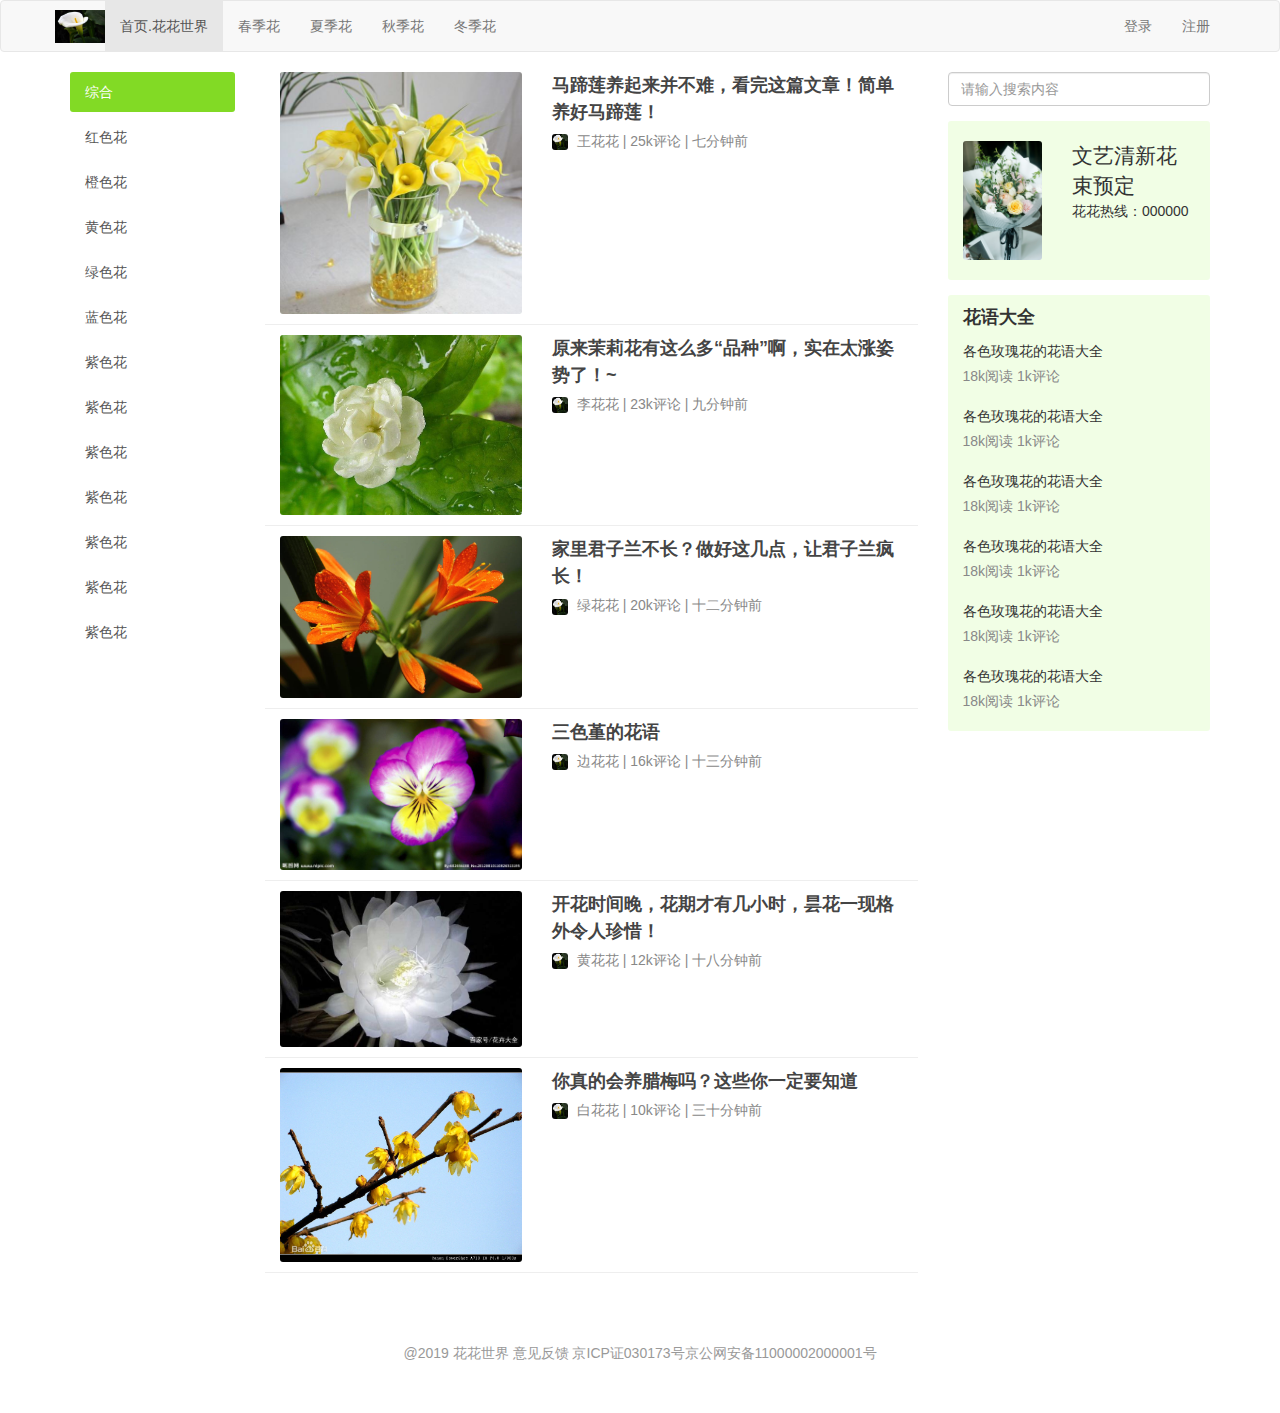
<file: index.html>
<!DOCTYPE html>
<html lang="en">

<head>
    <meta charset="UTF-8">
    <title>Document</title>
    <link rel="stylesheet" href="css/bootstrap-3.3.7.css">
    <link rel="stylesheet" href="css/main.css">
</head>

<body>
    <div class="navbar navbar-default">
        <div class="container">
            <div class="navbar-header">
                <a href="index.html" class="navbar-brand"></a>
            </div>
            <ul class="nav navbar-nav">
                <li class="active"><a href="index.html">首页.花花世界</a></li>
                <li><a href="#">春季花</a></li>
                <li><a href="#">夏季花</a></li>
                <li><a href="#">秋季花</a></li>
                <li><a href="#">冬季花</a></li>
            </ul>
            <ul class="nav navbar-nav navbar-right">
                <li><a href="login.html">登录</a></li>
                <li><a href="signup.html">注册</a></li>
            </ul>
        </div>
    </div>
    <div class="container">
        <div class="row">
            <div class="col-sm-2">
                <div class="list-group side-bar">
                    <a href="#" class="list-group-item active">综合</a>
                    <a href="#" class="list-group-item">红色花</a>
                    <a href="#" class="list-group-item">橙色花</a>
                    <a href="#" class="list-group-item">黄色花</a>
                    <a href="#" class="list-group-item">绿色花</a>
                    <a href="#" class="list-group-item">蓝色花</a>
                    <a href="#" class="list-group-item">紫色花</a>
                    <a href="#" class="list-group-item">紫色花</a>
                    <a href="#" class="list-group-item">紫色花</a>
                    <a href="#" class="list-group-item">紫色花</a>
                    <a href="#" class="list-group-item">紫色花</a>
                    <a href="#" class="list-group-item">紫色花</a>
                    <a href="#" class="list-group-item">紫色花</a>

                </div>
            </div>
            <div class="col-sm-7">
                <div class="flowers-list">
                    <div class="flowers-list-item clearfix">

                        <div class="col-xs-5">
                            <img src="image/flower01.jpg" alt="马蹄莲">
                        </div>
                        <div class="col-xs-7">
                            <a href="flower01.html" class="title">
                                马蹄莲养起来并不难，看完这篇文章！简单养好马蹄莲！
                            </a>
                            <div class="info">
                                <span>
                                    <span class="avatar">
                                        <img src="image/logo.jpg" alt="header">
                                    </span>
                                    王花花</span> |
                                <span>25k评论</span> |
                                <span>七分钟前</span>
                            </div>
                        </div>

                    </div>

                    <div class="flowers-list-item clearfix">

                            <div class="col-xs-5">
                                <img src="image/flower02.jpg" alt="茉莉花">
                            </div>
                            <div class="col-xs-7">
                                <a href="#" class="title">
                                        原来茉莉花有这么多“品种”啊，实在太涨姿势了！~
                                </a>
                                <div class="info">
                                    <span>
                                        <span class="avatar">
                                            <img src="image/logo.jpg" alt="header">
                                        </span>
                                        李花花</span> |
                                    <span>23k评论</span> |
                                    <span>九分钟前</span>
                                </div>
                            </div>
    
                        </div>

                        <div class="flowers-list-item clearfix">

                                <div class="col-xs-5">
                                    <img src="image/flower03.jpg" alt="君子兰">
                                </div>
                                <div class="col-xs-7">
                                    <a href="#" class="title">
                                            家里君子兰不长？做好这几点，让君子兰疯长！
                                    </a>
                                    <div class="info">
                                        <span>
                                            <span class="avatar">
                                                <img src="image/logo.jpg" alt="header">
                                            </span>
                                            绿花花</span> |
                                        <span>20k评论</span> |
                                        <span>十二分钟前</span>
                                    </div>
                                </div>
        
                            </div>

                            <div class="flowers-list-item clearfix">

                                    <div class="col-xs-5">
                                        <img src="image/flower04.jpg" alt="三色堇">
                                    </div>
                                    <div class="col-xs-7">
                                        <a href="#" class="title">
                                                三色堇的花语
                                        </a>
                                        <div class="info">
                                            <span>
                                                <span class="avatar">
                                                    <img src="image/logo.jpg" alt="header">
                                                </span>
                                                边花花</span> |
                                            <span>16k评论</span> |
                                            <span>十三分钟前</span>
                                        </div>
                                    </div>
            
                                </div>

                                <div class="flowers-list-item clearfix">

                                        <div class="col-xs-5">
                                            <img src="image/flower05.jpg" alt="昙花">
                                        </div>
                                        <div class="col-xs-7">
                                            <a href="#" class="title">
                                                    开花时间晚，花期才有几小时，昙花一现格外令人珍惜！
                                            </a>
                                            <div class="info">
                                                <span>
                                                    <span class="avatar">
                                                        <img src="image/logo.jpg" alt="header">
                                                    </span>
                                                    黄花花</span> |
                                                <span>12k评论</span> |
                                                <span>十八分钟前</span>
                                            </div>
                                        </div>
                
                                    </div>

                                    <div class="flowers-list-item clearfix">

                                            <div class="col-xs-5">
                                                <img src="image/flower06.jpg" alt="腊梅">
                                            </div>
                                            <div class="col-xs-7">
                                                <a href="#" class="title">
                                                        你真的会养腊梅吗？这些你一定要知道
                                                </a>
                                                <div class="info">
                                                    <span>
                                                        <span class="avatar">
                                                            <img src="image/logo.jpg" alt="header">
                                                        </span>
                                                        白花花</span> |
                                                    <span>10k评论</span> |
                                                    <span>三十分钟前</span>
                                                </div>
                                            </div>
                    
                                        </div>

                   
                </div>
            </div>
            <div class="col-sm-3">
                <div class="search-bar">
                    <input type="search" placeholder="请输入搜索内容" class="form-control">
                </div>
                <div class="side-bar-card flag clearfix">
                    <div class="col-xs-5">
                        <img src="image/flowerAll.jpg" alt="花束预定">
                    </div>
                    <div class="col-xs-7">
                        <div class="text-lg">文艺清新花束预定</div>
                        <div>花花热线：000000</div>
                    </div>
                </div>

                <div class="side-bar-card">
                    <div class="card-title">
                        花语大全
                    </div>
                    <div class="card-body">
                        <div class="list">
                            <div class="item">
                                   <div class="title">各色玫瑰花的花语大全</div>
                                   <div class="desc">18k阅读  1k评论</div>
                            </div>
                            <div class="item">
                                    <div class="title">各色玫瑰花的花语大全</div>
                                    <div class="desc">18k阅读  1k评论</div>
                             </div>
                             <div class="item">
                                    <div class="title">各色玫瑰花的花语大全</div>
                                    <div class="desc">18k阅读  1k评论</div>
                             </div>
                             <div class="item">
                                    <div class="title">各色玫瑰花的花语大全</div>
                                    <div class="desc">18k阅读  1k评论</div>
                             </div>
                             <div class="item">
                                    <div class="title">各色玫瑰花的花语大全</div>
                                    <div class="desc">18k阅读  1k评论</div>
                             </div>
                             <div class="item">
                                    <div class="title">各色玫瑰花的花语大全</div>
                                    <div class="desc">18k阅读  1k评论</div>
                             </div>

                        </div>
                           
                        </div>
                </div>
            </div>
        </div>
    </div>

    <div class="footer">
            @2019 花花世界 意见反馈 京ICP证030173号京公网安备11000002000001号
    </div>

</body>

</html>
</file>
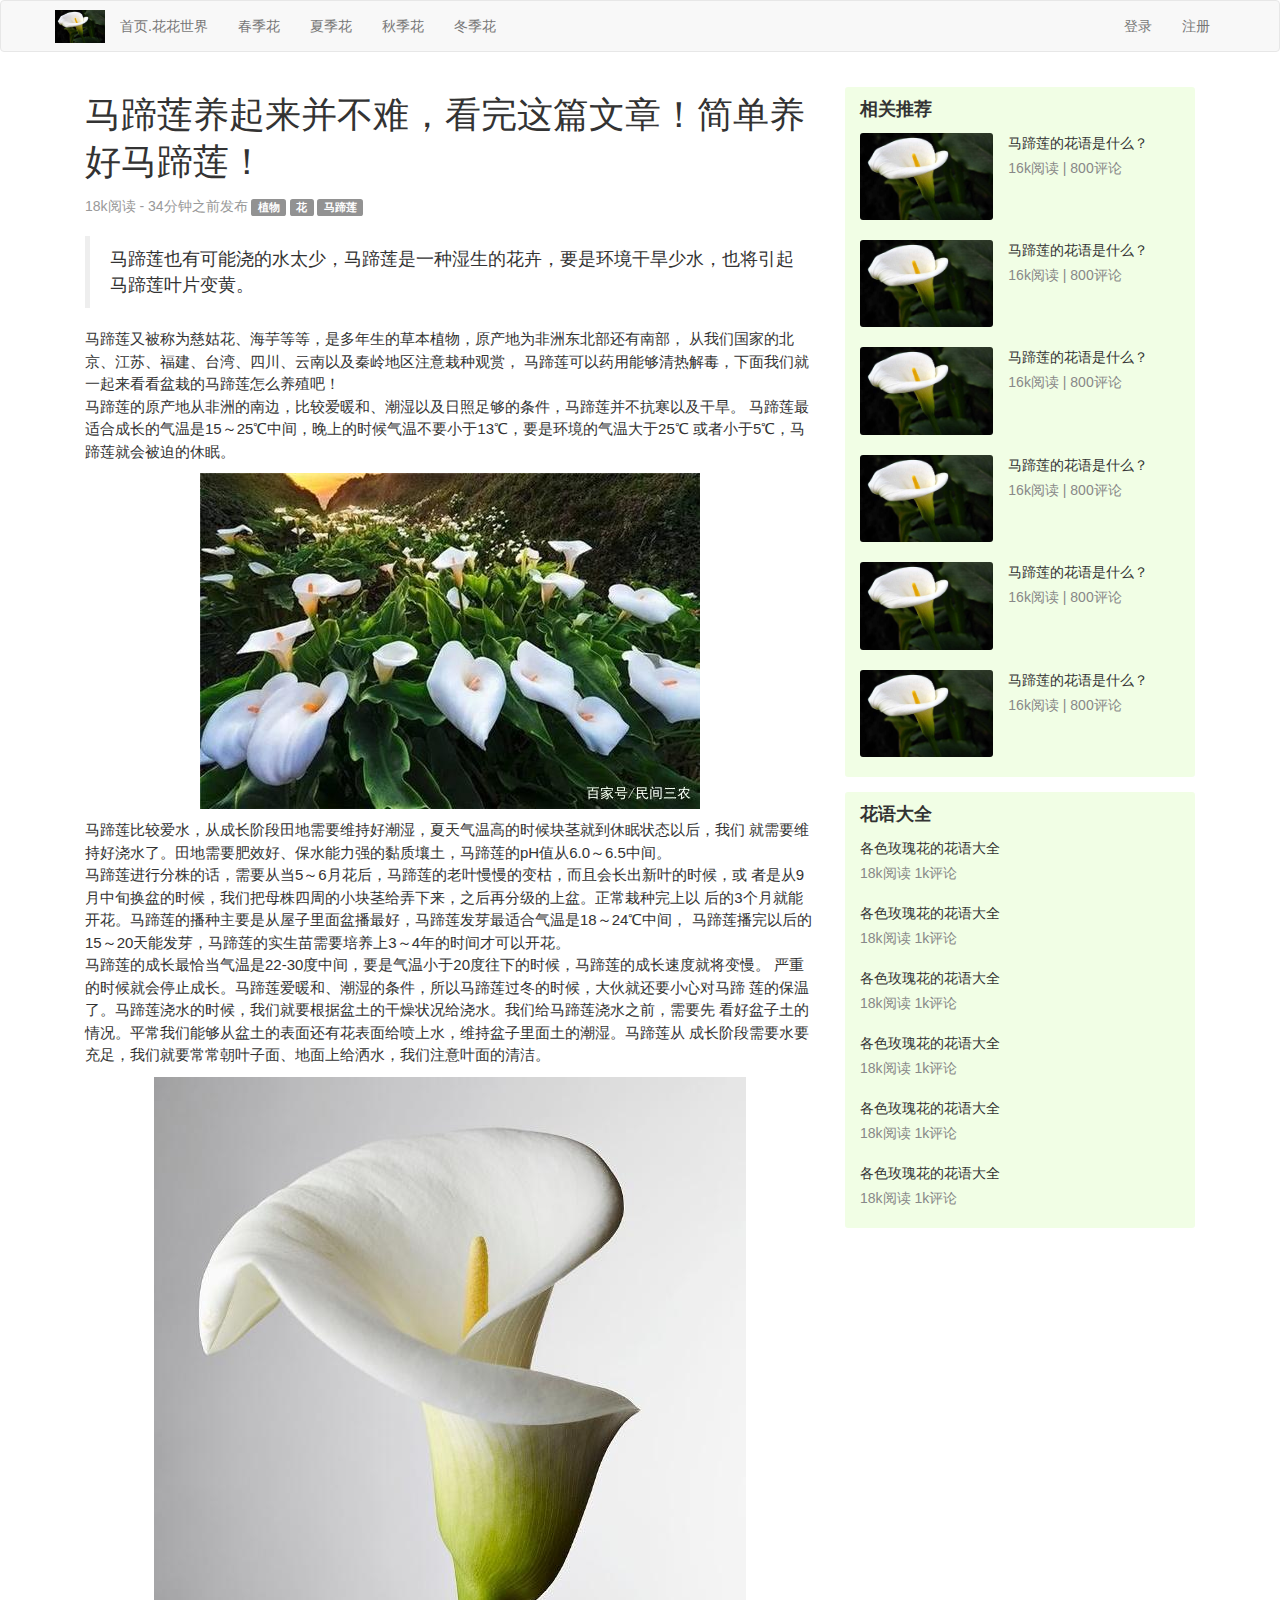
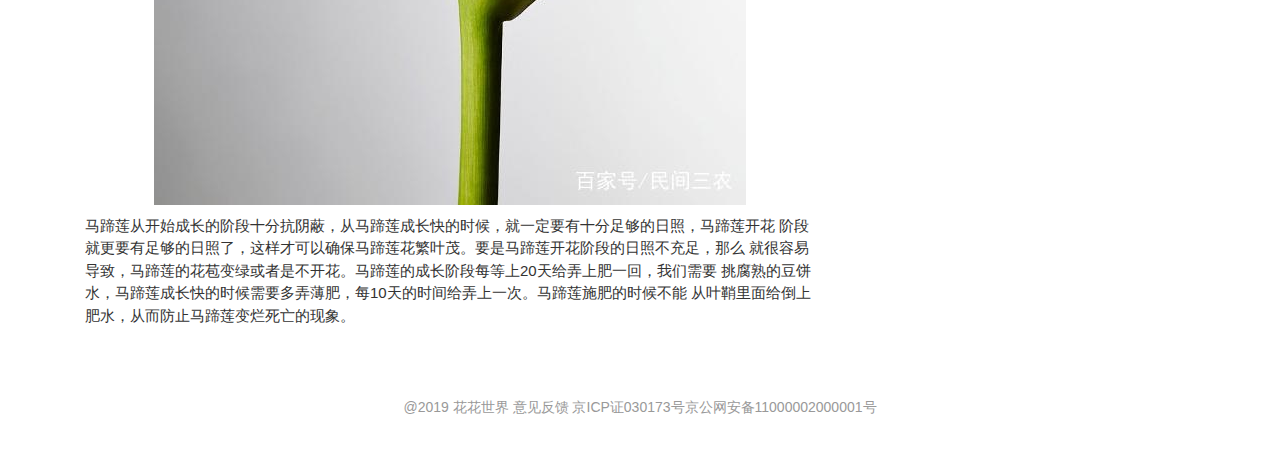
<file: flower01.html>
<!DOCTYPE html>
<html lang="en">

<head>
    <meta charset="UTF-8">
    <title>Document</title>
    <link rel="stylesheet" href="css/bootstrap-3.3.7.css">
    <link rel="stylesheet" href="css/main.css">
</head>

<body>
    <div class="navbar navbar-default">
        <div class="container">
            <div class="navbar-header">
                <a href="index.html" class="navbar-brand"></a>
            </div>
            <ul class="nav navbar-nav">
                <li><a href="index.html">首页.花花世界</a></li>
                <li><a href="#">春季花</a></li>
                <li><a href="#">夏季花</a></li>
                <li><a href="#">秋季花</a></li>
                <li><a href="#">冬季花</a></li>
            </ul>
            <ul class="nav navbar-nav navbar-right">
                    <li><a href="login.html">登录</a></li>
                    <li><a href="signup.html">注册</a></li>
            </ul>
        </div>
    </div>
    <div class="container">
        <div class="col-md-8">
            <h1 class="flower01-title">马蹄莲养起来并不难，看完这篇文章！简单养好马蹄莲！</h1>
            <div class="flower01-status">18k阅读 - 34分钟之前发布 
                <div class="label label-default">植物</div>
                <div class="label label-default">花</div>
                <div class="label label-default">马蹄莲</div>
            </div>
            <div class="flower01-content">
                <blockquote>
                        马蹄莲也有可能浇的水太少，马蹄莲是一种湿生的花卉，要是环境干旱少水，也将引起马蹄莲叶片变黄。
                </blockquote>
                <div>
                        马蹄莲又被称为慈姑花、海芋等等，是多年生的草本植物，原产地为非洲东北部还有南部，
                        从我们国家的北京、江苏、福建、台湾、四川、云南以及秦岭地区注意栽种观赏，
                        马蹄莲可以药用能够清热解毒，下面我们就一起来看看盆栽的马蹄莲怎么养殖吧！
                </div>
                <div>
                        马蹄莲的原产地从非洲的南边，比较爱暖和、潮湿以及日照足够的条件，马蹄莲并不抗寒以及干旱。
                        马蹄莲最适合成长的气温是15～25℃中间，晚上的时候气温不要小于13℃，要是环境的气温大于25℃
                        或者小于5℃，马蹄莲就会被迫的休眠。
                </div>
                <img src="image/flower07.jpg" alt="马蹄莲">
                <div>
                        马蹄莲比较爱水，从成长阶段田地需要维持好潮湿，夏天气温高的时候块茎就到休眠状态以后，我们
                        就需要维持好浇水了。田地需要肥效好、保水能力强的黏质壤土，马蹄莲的pH值从6.0～6.5中间。
                </div>
                <div>
                        马蹄莲进行分株的话，需要从当5～6月花后，马蹄莲的老叶慢慢的变枯，而且会长出新叶的时候，或
                        者是从9月中旬换盆的时候，我们把母株四周的小块茎给弄下来，之后再分级的上盆。正常栽种完上以
                        后的3个月就能开花。马蹄莲的播种主要是从屋子里面盆播最好，马蹄莲发芽最适合气温是18～24℃中间，
                        马蹄莲播完以后的15～20天能发芽，马蹄莲的实生苗需要培养上3～4年的时间才可以开花。
                </div>
                <div>
                        马蹄莲的成长最恰当气温是22-30度中间，要是气温小于20度往下的时候，马蹄莲的成长速度就将变慢。
                        严重的时候就会停止成长。马蹄莲爱暖和、潮湿的条件，所以马蹄莲过冬的时候，大伙就还要小心对马蹄
                        莲的保温了。马蹄莲浇水的时候，我们就要根据盆土的干燥状况给浇水。我们给马蹄莲浇水之前，需要先
                        看好盆子土的情况。平常我们能够从盆土的表面还有花表面给喷上水，维持盆子里面土的潮湿。马蹄莲从
                        成长阶段需要水要充足，我们就要常常朝叶子面、地面上给洒水，我们注意叶面的清洁。
                </div>
                <img src="image/flower08.jpg" alt="马蹄莲">
                <div>
                        马蹄莲从开始成长的阶段十分抗阴蔽，从马蹄莲成长快的时候，就一定要有十分足够的日照，马蹄莲开花
                        阶段就更要有足够的日照了，这样才可以确保马蹄莲花繁叶茂。要是马蹄莲开花阶段的日照不充足，那么
                        就很容易导致，马蹄莲的花苞变绿或者是不开花。马蹄莲的成长阶段每等上20天给弄上肥一回，我们需要
                        挑腐熟的豆饼水，马蹄莲成长快的时候需要多弄薄肥，每10天的时间给弄上一次。马蹄莲施肥的时候不能
                        从叶鞘里面给倒上肥水，从而防止马蹄莲变烂死亡的现象。
                </div>
            </div>
        </div>
        <div class="col-md-4">
            <div class="side-bar-card">
                <div class="card-title">
                  相关推荐
                </div>
                <div class="card-body ">
                  <div class="list">
                        <div class="item clearfix">
                                <div class="col-xs-5 no-padding-h">
                                        <img src="image/logo.jpg" >
                                      </div>
                                      <div class="col-xs-7">
                                         <div class="title">
                                             马蹄莲的花语是什么？
                                         </div>
                                         <div class="desc">
                                              16k阅读 | 800评论
                                         </div>
                                      </div>
                        </div>
                        <div class="item clearfix">
                                <div class="col-xs-5 no-padding-h">
                                        <img src="image/logo.jpg" >
                                      </div>
                                      <div class="col-xs-7">
                                         <div class="title">
                                             马蹄莲的花语是什么？
                                         </div>
                                         <div class="desc">
                                              16k阅读 | 800评论
                                         </div>
                                      </div>
                        </div>
                        <div class="item clearfix">
                                <div class="col-xs-5 no-padding-h">
                                        <img src="image/logo.jpg" >
                                      </div>
                                      <div class="col-xs-7">
                                         <div class="title">
                                             马蹄莲的花语是什么？
                                         </div>
                                         <div class="desc">
                                              16k阅读 | 800评论
                                         </div>
                                      </div>
                        </div>
                        <div class="item clearfix">
                                <div class="col-xs-5 no-padding-h">
                                        <img src="image/logo.jpg" >
                                      </div>
                                      <div class="col-xs-7">
                                         <div class="title">
                                             马蹄莲的花语是什么？
                                         </div>
                                         <div class="desc">
                                              16k阅读 | 800评论
                                         </div>
                                      </div>
                        </div>
                        <div class="item clearfix">
                                <div class="col-xs-5 no-padding-h">
                                        <img src="image/logo.jpg" >
                                      </div>
                                      <div class="col-xs-7">
                                         <div class="title">
                                             马蹄莲的花语是什么？
                                         </div>
                                         <div class="desc">
                                              16k阅读 | 800评论
                                         </div>
                                      </div>
                        </div>
                        <div class="item clearfix">
                                <div class="col-xs-5 no-padding-h">
                                        <img src="image/logo.jpg" >
                                      </div>
                                      <div class="col-xs-7">
                                         <div class="title">
                                             马蹄莲的花语是什么？
                                         </div>
                                         <div class="desc">
                                              16k阅读 | 800评论
                                         </div>
                                      </div>
                        </div>
                  </div>
                </div>
               
            </div>
            <div class="side-bar-card">
                    <div class="card-title">
                        花语大全
                    </div>
                    <div class="card-body">
                        <div class="list">
                            <div class="item">
                                   <div class="title">各色玫瑰花的花语大全</div>
                                   <div class="desc">18k阅读  1k评论</div>
                            </div>
                            <div class="item">
                                    <div class="title">各色玫瑰花的花语大全</div>
                                    <div class="desc">18k阅读  1k评论</div>
                             </div>
                             <div class="item">
                                    <div class="title">各色玫瑰花的花语大全</div>
                                    <div class="desc">18k阅读  1k评论</div>
                             </div>
                             <div class="item">
                                    <div class="title">各色玫瑰花的花语大全</div>
                                    <div class="desc">18k阅读  1k评论</div>
                             </div>
                             <div class="item">
                                    <div class="title">各色玫瑰花的花语大全</div>
                                    <div class="desc">18k阅读  1k评论</div>
                             </div>
                             <div class="item">
                                    <div class="title">各色玫瑰花的花语大全</div>
                                    <div class="desc">18k阅读  1k评论</div>
                             </div>

                        </div>
                           
                        </div>
                </div>
        </div>
    </div>

    <div class="footer">
            @2019 花花世界 意见反馈 京ICP证030173号京公网安备11000002000001号
    </div>

</body>

</html>
</file>
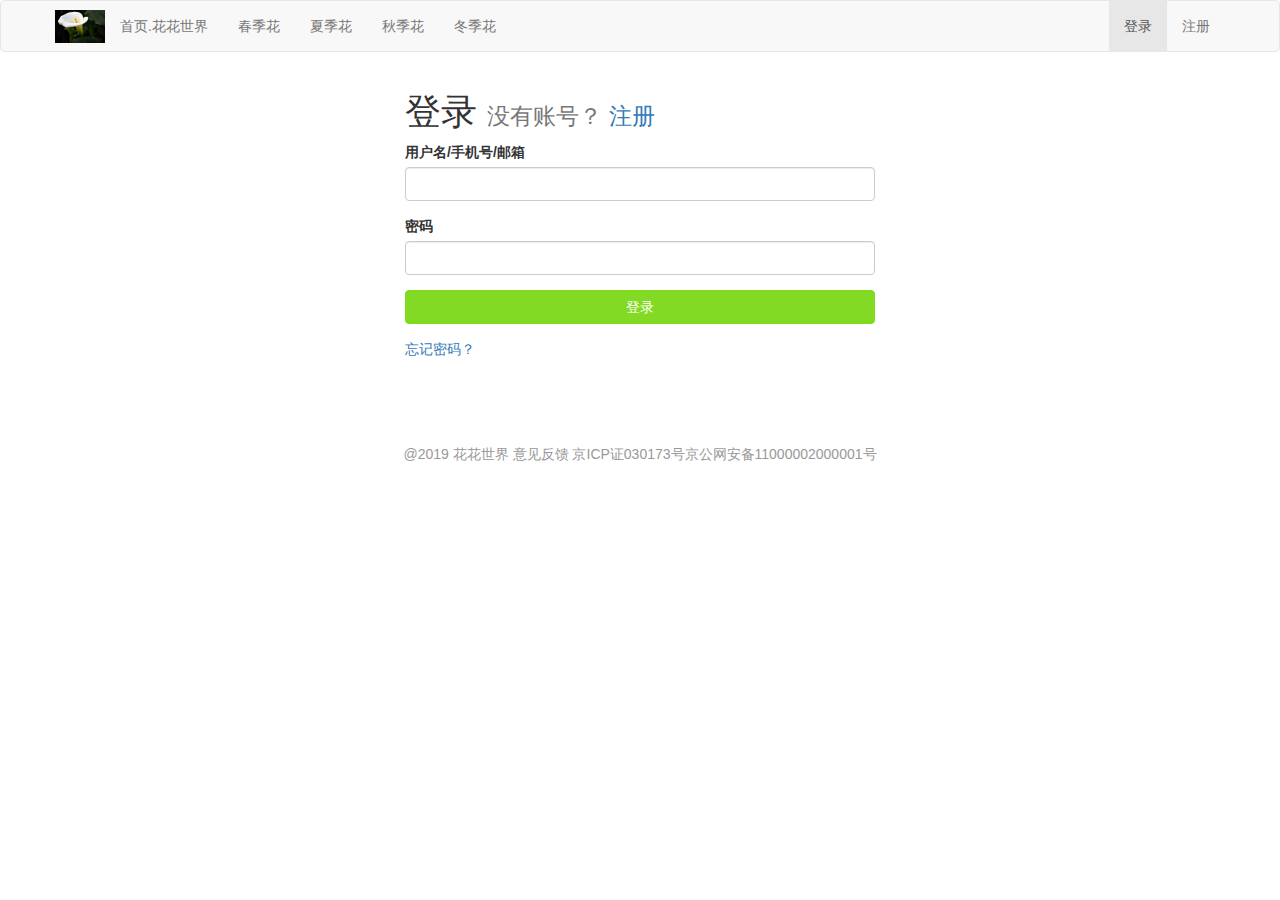
<file: login.html>
<!DOCTYPE html>
<html lang="en">

<head>
    <meta charset="UTF-8">
    <title>Document</title>
    <link rel="stylesheet" href="css/bootstrap-3.3.7.css">
    <link rel="stylesheet" href="css/main.css">
</head>

<body>
    <div class="navbar navbar-default">
        <div class="container">
            <div class="navbar-header">
                <a href="index.html" class="navbar-brand"></a>
            </div>
            <ul class="nav navbar-nav">
                <li><a href="index.html">首页.花花世界</a></li>
                <li><a href="#">春季花</a></li>
                <li><a href="#">夏季花</a></li>
                <li><a href="#">秋季花</a></li>
                <li><a href="#">冬季花</a></li>
            </ul>
            <ul class="nav navbar-nav navbar-right">
                <li class="active"><a href="login.html">登录</a></li>
                <li><a href="signup.html">注册</a></li>
            </ul>
        </div>
    </div>
    <div class="container container-small">
        <h1>
            登录
            <small>没有账号？ <a href="signup.html">注册</a></small>
        </h1>
        <form >
           <div class="form-group">
               <label >用户名/手机号/邮箱</label>
                <input type="text" class="form-control">
           </div>

           <div class="form-group">
                <label >密码</label>
                 <input type="password" class="form-control">
            </div>

           
           
            <div class="form-group">
                 <button class="btn btn-primary btn-block" type="submit">登录</button>
                </div>
            
                <div class="form-group">
                        <a href="#">忘记密码？</a>
                    </div>
        </form>
    </div>

    <div class="footer">
            @2019 花花世界 意见反馈 京ICP证030173号京公网安备11000002000001号
    </div>

</body>

</html>
</file>
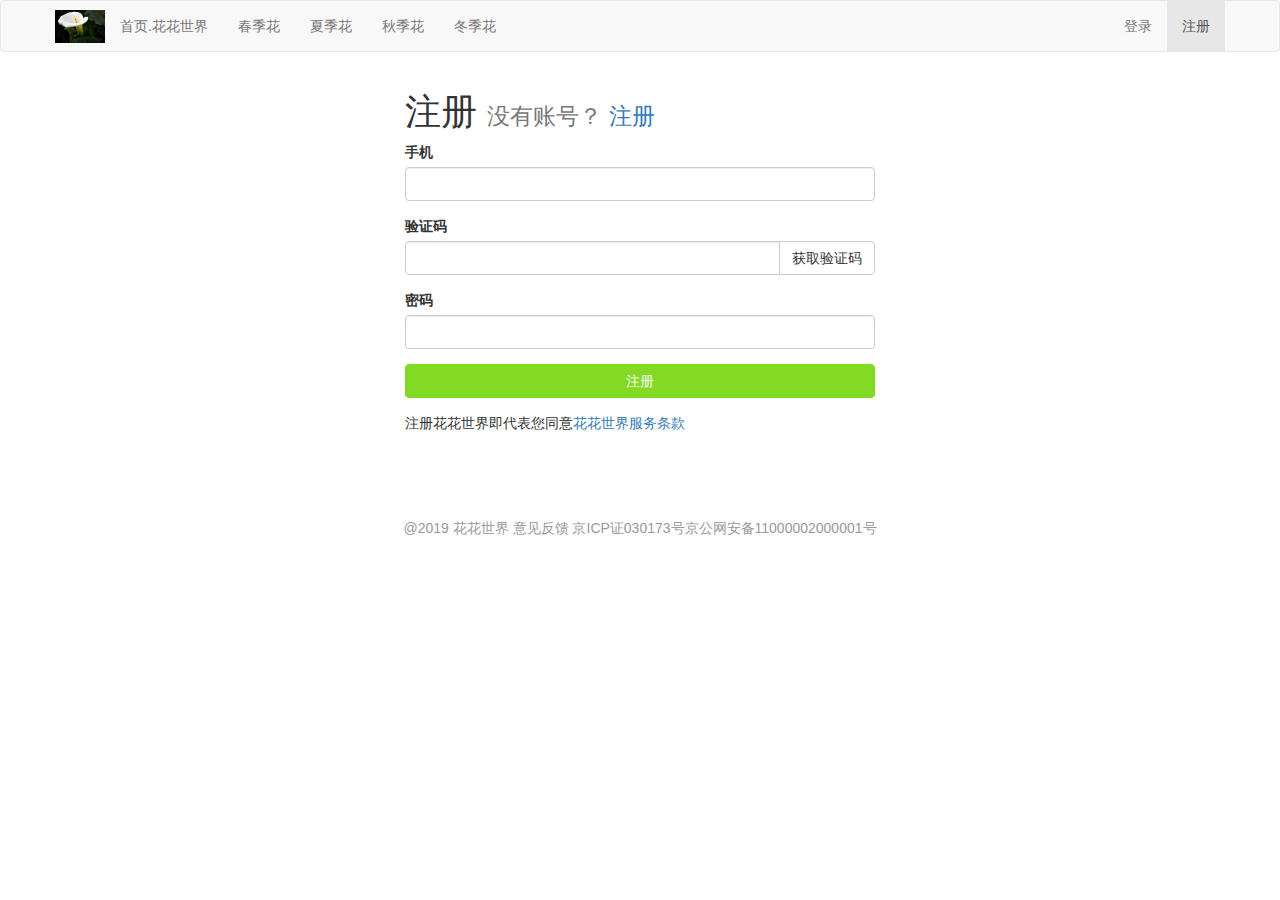
<file: signup.html>
<!DOCTYPE html>
<html lang="en">

<head>
    <meta charset="UTF-8">
    <title>Document</title>
    <link rel="stylesheet" href="css/bootstrap-3.3.7.css">
    <link rel="stylesheet" href="css/main.css">
</head>

<body>
    <div class="navbar navbar-default">
        <div class="container">
            <div class="navbar-header">
                <a href="index.html" class="navbar-brand"></a>
            </div>
            <ul class="nav navbar-nav">
                <li><a href="index.html">首页.花花世界</a></li>
                <li><a href="#">春季花</a></li>
                <li><a href="#">夏季花</a></li>
                <li><a href="#">秋季花</a></li>
                <li><a href="#">冬季花</a></li>
            </ul>
            <ul class="nav navbar-nav navbar-right">
                <li><a href="login.html">登录</a></li>
                <li class="active"><a href="signup.html">注册</a></li>
            </ul>
        </div>
    </div>
    <div class="container container-small">
        <h1>
            注册
            <small>没有账号？ <a href="signup.html">注册</a></small>
        </h1>
        <form >
           <div class="form-group">
               <label >手机</label>
                <input type="text" class="form-control">
           </div>

           <div class="form-group">
                <label >验证码</label>
                <div class="input-group">
                        <input type="text" class="form-control">
                        <div class="input-group-btn">
                            <div class="btn btn-default">
                                获取验证码
                            </div>
                        </div>
                </div>
                 
            </div>

           <div class="form-group">
                <label >密码</label>
                 <input type="password" class="form-control">
            </div>

           
           
            <div class="form-group">
                 <button class="btn btn-primary btn-block" type="submit">注册</button>
                </div>
            
                <div class="form-group">
                        注册花花世界即代表您同意<a href="#">花花世界服务条款</a>
                    </div>
        </form>
    </div>

    <div class="footer">
            @2019 花花世界 意见反馈 京ICP证030173号京公网安备11000002000001号
    </div>

</body>

</html>
</file>
<file: css/main.css>
a:hover{
    text-decoration: none;
}

img{
    display: block;
    max-width: 100%;
}

.navbar-brand{
    background-image: url(../image/logo.jpg);
    width: 50px;
    background-size: 100%;
    background-repeat: no-repeat;
    background-position: center center;
   
}

img,.side-bar .list-group-item,.side-bar-card{
    border-radius: 3px;
}

.side-bar .list-group-item{
    border: 0;
    margin-bottom: 5px;
}

.side-bar .list-group-item.active{
    background-color: #82da25;
}

.flowers-list-item{
    padding-top: 10px;
    padding-bottom: 10px;
    border-bottom: 1px solid #eee;
}

.flowers-list-item:first-child{
    padding-top: 0px;
}

.flowers-list-item .title{
    display: block;
    font-size: 18px;
    font-weight: bold;
    margin-bottom: 5px;
    line-height: 1.5;
    color: #444;
}

.flowers-list-item .title:hover{
    color: #337ab7;
}

.flowers-list-item .info{
    color: #888;

}
.avatar{
    display: inline-block;
}

.avatar img{
    display: inline-block;
    width: 16px;
    height: 16px;
    margin-right: 5px;

}

.side-bar-card{
    background-color: rgba(115, 250, 4, 0.1);
    margin-top: 15px;
    padding: 10px 0px;

}

.side-bar-card.flag{
    padding: 20px 0;
}

.side-bar-card .text-lg{
    font-size: 150%;
}

.side-bar-card .card-title,
.side-bar-card .card-body .list .item{
    padding:10px 15px;

}

.side-bar-card .card-title{
    font-size: 18px;
    font-weight: bold;
    padding: 0 15px;
}

.side-bar-card .card-body .list .item:hover{
    background: rgba(115, 250, 4, 0.15);
}

.side-bar-card .card-body .list .item .title{
    padding-bottom: 5px;
}

.side-bar-card .card-body .list .item .desc{
    color: #888;
}

.flower01-title{
   line-height: 1.3;
}

.flower01-status{
    color: #999;
}

.flower01-status .label{
    opacity: .8;
}

.flower01-content{
    margin-top: 20px;
    font-size: 15px;
    line-height: 1.5;
}

.flower01-content img{
    padding:10px 0;
    margin: 0 auto;
}

.no-padding-h{
    padding-left: 0;
    padding-right: 0;
}

.footer{
    margin-top: 20px;
    padding: 50px 0;
    text-align: center;
    color: #999;
}

.container-small{
    max-width: 500px;
}

.btn-primary{
    background-color: #82da25;
    border-color: #7cdd13;

}

.btn-primary:hover{
    background-color: #65be05;
    border-color: #66b810;
}
</file>
